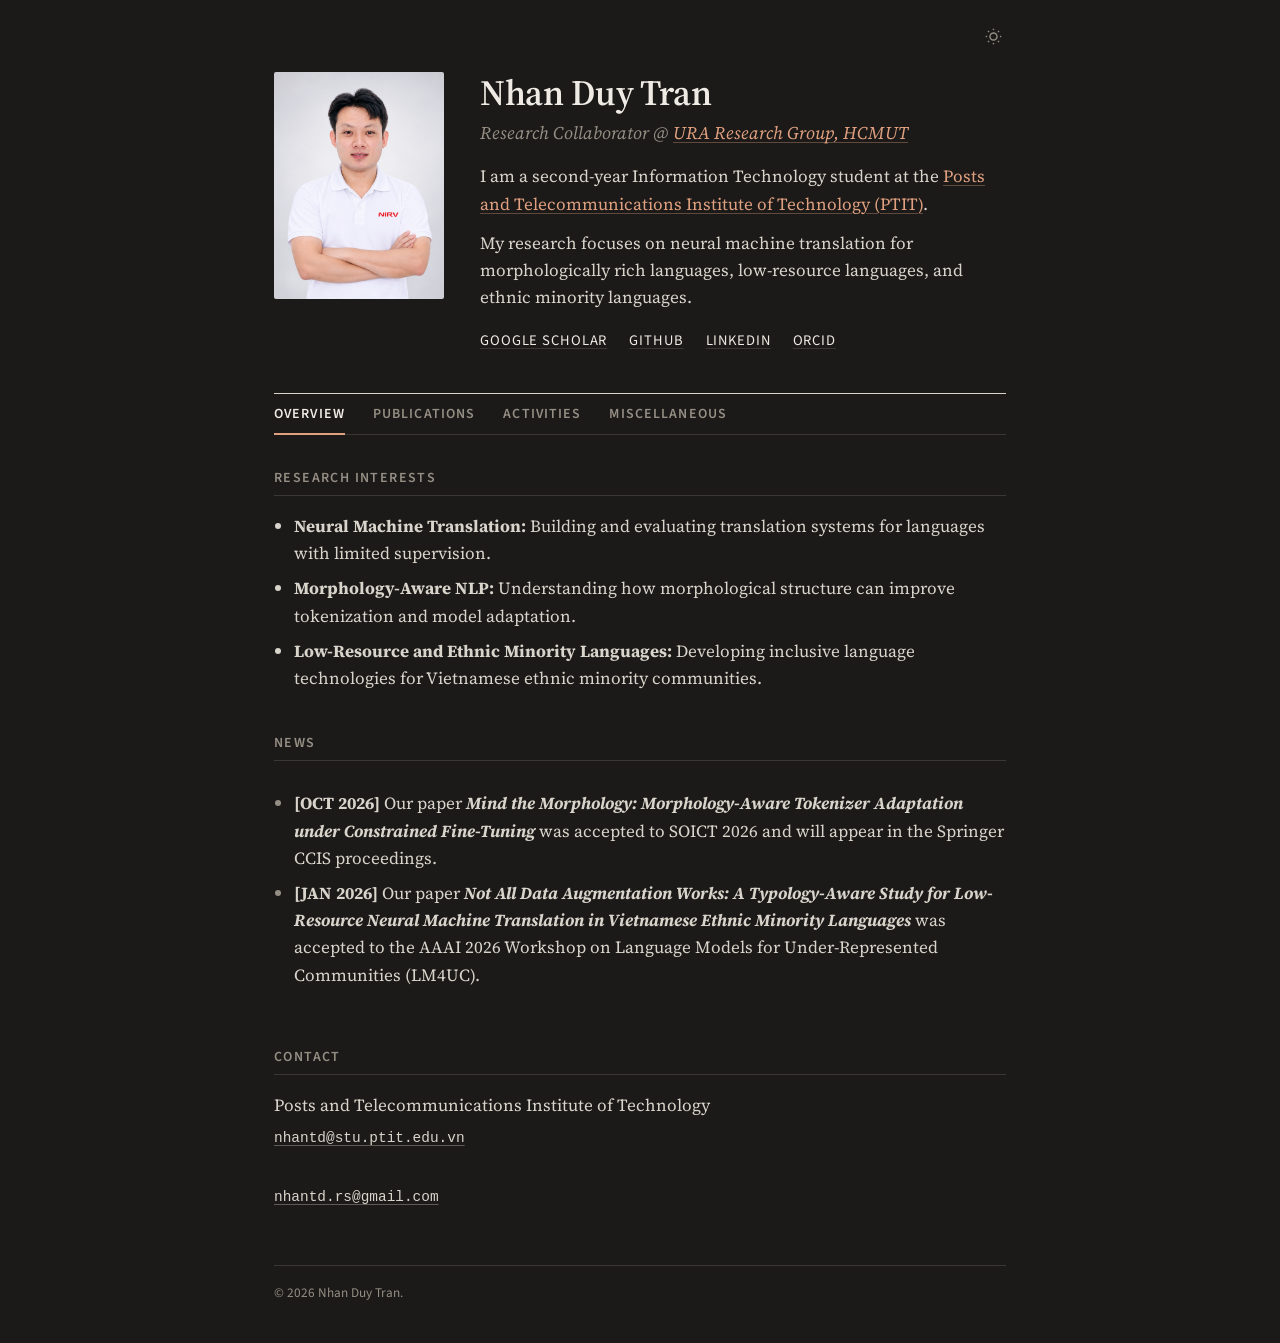
<file: index.html>
<!DOCTYPE html>
<html lang="en">
<head>
    <meta charset="UTF-8">
    <meta name="viewport" content="width=device-width, initial-scale=1.0">
    <title>Nhan Tran - Research Portfolio</title>
    <meta name="description" content="Nhan Tran is a second-year Information Technology student researching neural machine translation for morphologically rich and low-resource languages.">
    <meta name="keywords" content="Nhan Tran, Nhan Duy Tran, neural machine translation, morphology, low-resource languages, PTIT">
    <link rel="icon" href="favicon.svg" type="image/svg+xml" sizes="any">
    <link href="https://fonts.googleapis.com/css2?family=Source+Serif+4:ital,opsz,wght@0,8..60,400;0,8..60,600;1,8..60,400&family=Source+Sans+3:wght@400;600&display=swap" rel="stylesheet">
    <link rel="stylesheet" type="text/css" href="./stylesheet.css">
</head>
<body>
    <button onclick="topFunction()" id="backToTop" title="Go to top">
        <svg viewBox="0 0 24 24"><polyline points="18 15 12 9 6 15"></polyline></svg>
    </button>

    <div id="container">
        <button id="theme-toggle" title="Toggle dark mode" aria-label="Toggle dark mode">
            <svg id="sun-icon" style="display:none" width="20" height="20" fill="none" stroke="currentColor" stroke-width="2" viewBox="0 0 24 24"><circle cx="12" cy="12" r="5"></circle><line x1="12" y1="1" x2="12" y2="3"></line><line x1="12" y1="21" x2="12" y2="23"></line><line x1="4.22" y1="4.22" x2="5.64" y2="5.64"></line><line x1="18.36" y1="18.36" x2="19.78" y2="19.78"></line><line x1="1" y1="12" x2="3" y2="12"></line><line x1="21" y1="12" x2="23" y2="12"></line><line x1="4.22" y1="19.78" x2="5.64" y2="18.36"></line><line x1="18.36" y1="5.64" x2="19.78" y2="4.22"></line></svg>
            <svg id="moon-icon" width="20" height="20" fill="none" stroke="currentColor" stroke-width="2" viewBox="0 0 24 24"><path d="M21 12.79A9 9 0 1 1 11.21 3 7 7 0 0 0 21 12.79z"></path></svg>
        </button>
        <header class="profile-section">
            <div class="portrait-wrapper">
                <img src="./files/portrait-studio.png" alt="Nhan Tran" class="portrait">
            </div>
            <div class="bio-wrapper">
                <h1>Nhan Duy Tran</h1>
                <div class="role-tag">Research Collaborator @ <a href="https://ura.hcmut.edu.vn/" target="_blank" rel="noopener">URA Research Group, HCMUT</a></div>
                <p>I am a second-year Information Technology student at the <a href="https://ptit.edu.vn/" target="_blank" rel="noopener">Posts and Telecommunications Institute of Technology (PTIT)</a>.</p>
                <p>My research focuses on neural machine translation for morphologically rich languages, low-resource languages, and ethnic minority languages.</p>
                <div class="social-links">
                    <a href="https://scholar.google.com/citations?user=SgZL230AAAAJ&amp;hl=vi" target="_blank" rel="noopener">Google Scholar</a>
                    <a href="https://github.com/HeyDunaX" target="_blank" rel="noopener">GitHub</a>
                    <a href="https://www.linkedin.com/in/tranduynhan/" target="_blank" rel="noopener">LinkedIn</a>
                    <a href="https://orcid.org/0009-0001-0243-3550" target="_blank" rel="noopener">ORCID</a>
                </div>
            </div>
        </header>

        <nav class="tabs-nav">
            <button class="tab-btn active" onclick="openTab(event, 'research')">Overview</button>
            <button class="tab-btn" onclick="openTab(event, 'publications')">Publications</button>
            <button class="tab-btn" onclick="openTab(event, 'activities')">Activities</button>
            <button class="tab-btn" onclick="openTab(event, 'miscellaneous')">Miscellaneous</button>
        </nav>

        <div id="research" class="tab-content active">
            <section-title>Research Interests</section-title>
            <ul>
                <li><b>Neural Machine Translation:</b> Building and evaluating translation systems for languages with limited supervision.</li>
                <li><b>Morphology-Aware NLP:</b> Understanding how morphological structure can improve tokenization and model adaptation.</li>
                <li><b>Low-Resource and Ethnic Minority Languages:</b> Developing inclusive language technologies for Vietnamese ethnic minority communities.</li>
            </ul>

            <section-title>News</section-title>
            <div class="news-scroller at-top at-bottom">
                <ul class="news-list">
                    <!-- <li><b>[FEB 2027]</b> Our paper <strong><i>Cross-Layer Residual Rewiring and Latent Semantic Regularization for Endangered-Language Translation: A Case Study on Amis-Mandarin</i></strong> was accepted at The 10th Workshop on Technologies for Machine Translation of Low-Resource Languages (LoResMT 2027, co-located with Top-tier NLP Conference), published in the ACL Anthology.</li> -->
                    <li><b>[OCT 2026]</b> Our paper <strong><i>Mind the Morphology: Morphology-Aware Tokenizer Adaptation under Constrained Fine-Tuning</i></strong> was accepted to SOICT 2026 and will appear in the Springer CCIS proceedings.</li>
                    <li><b>[JAN 2026]</b> Our paper <strong><i>Not All Data Augmentation Works: A Typology-Aware Study for Low-Resource Neural Machine Translation in Vietnamese Ethnic Minority Languages</i></strong> was accepted to the AAAI 2026 Workshop on Language Models for Under-Represented Communities (LM4UC).</li>
                </ul>
            </div>

            <section-title>Contact</section-title>
            <p>Posts and Telecommunications Institute of Technology<br>
                <a class="email-tag" href="mailto:nhantd@stu.ptit.edu.vn">nhantd@stu.ptit.edu.vn</a><br>
                <a class="email-tag" href="mailto:nhantd.rs@gmail.com">nhantd.rs@gmail.com</a>
            </p>
        </div>

        <div id="publications" class="tab-content">
            <p style="font-size: 1rem; color: var(--text-light); margin-bottom: 20px;">* denotes equal contribution.</p>
            <span class="year-tag">2026</span>
            <div class="pub-card">
                <span class="pub-title">Mind the Morphology: Morphology-Aware Tokenizer Adaptation under Constrained Fine-Tuning</span>
                <span class="pub-venue">SOICT 2026 · Oral Presentation · Springer CCIS Proceedings</span><br>
                <span class="author-me">Nhan Tran</span>, Hung To and Hai Nguyen Thi Tuyet<br>
                [<a href="./proj/morphel.html">website</a>] [<a href="https://github.com/HeyDunaX/MorpheL" target="_blank" rel="noopener">code</a>]
            </div>
            <div class="pub-card">
                <span class="pub-title">Not All Data Augmentation Works: A Typology-Aware Study for Low-Resource Neural Machine Translation in Vietnamese Ethnic Minority Languages</span>
                <span class="pub-venue">AAAI 2026 Workshop · LM4UC</span><br>
                Long Nguyen, Dat T. Truong, <span class="author-me">Nhan D. Tran</span>, Quynh Vo, Quy Tran Nguyen and Tho Quan<br>
                [<a href="https://openreview.net/forum?id=XziOk4BTfv#discussion" target="_blank" rel="noopener">paper</a>]
            </div>
            <!-- <span class="year-tag">2027</span>
            <div class="pub-card">
                <span class="pub-title">Cross-Layer Residual Rewiring and Latent Semantic Regularization for Endangered-Language Translation: A Case Study on Amis-Mandarin</span>
                <span class="pub-venue">LoResMT 2027 · Co-located with Top-tier NLP Conference · ACL Anthology</span><br>
                Long Song Thien Nguyen, <span class="author-me">Nhan Tran</span>, Dat Truong, Tri Ho and Tho Quan
            </div> -->
        </div>

        <div id="activities" class="tab-content">
            <section-title>Open-Source Artifacts</section-title>
            <ul>
                <li><b>MorpheL:</b> A morphology-aware tokenizer adaptation method for multilingual models, with code and reproducibility artifacts released for the SOICT 2026 paper.<br>
                    [<a href="https://github.com/HeyDunaX/MorpheL" target="_blank" rel="noopener">GitHub</a>] [<a href="./proj/morphel.html">project website</a>]</li>
            </ul>

            <section-title>Honors &amp; Awards</section-title>
            <ul>
                <li><b>First Prize, Regional Round</b>, 31st National Youth Informatics Contest, Table D3 (2025), Center for Science, Technology and Young Talent Development.</li>
                <li><b>Encouragement Prize, National Final Round</b>, 31st National Youth Informatics Contest, Table D3 (2025), Central Youth Union.</li>
                <li><b>Second Prize</b>, 34th Ho Chi Minh City Youth Informatics Contest, Table D3 (2025), Ho Chi Minh City Youth Union.</li>
                <li><b>Second Prize</b>, Ho Chi Minh City Science and Engineering Fair, Software Systems category (2025), Department of Education and Training of Ho Chi Minh City.</li>
                <li><b>Bronze Medal</b>, 13th Ho Chi Minh City Design, Fabrication and Application Competition, Table A (2025), Ho Chi Minh City Youth Union.</li>
                <li><b>Bronze Medal</b>, 11th Ho Chi Minh City Design, Fabrication and Application Competition (2023), awarded in 2024 by the Ho Chi Minh City Youth Union.</li>
            </ul>
        </div>

        <div id="miscellaneous" class="tab-content">
            <section-title>Languages</section-title>
            <ul>
                <li><b>Vietnamese</b> and <b>English</b></li>
            </ul>

            <section-title>Beyond Research</section-title>
            <ul>
                <li><b>Vietnamese–Tày Machine Translation:</b> Co-developed a bilingual machine translation project with a friend to support the preservation of Vietnam's ethnic minority languages.</li>
                <li><b>NIRV Community:</b> Building a small community for people who want to work and learn together. <a href="https://nirv.id.vn/vi" target="_blank" rel="noopener">Visit the community</a>.</li>
            </ul>

            <section-title>Exploring Next</section-title>
            <ul>
                <li><b>Computer Vision:</b> Learning how computers perceive and understand visual objects.</li>
                <li><b>Current topics:</b> AI ethics, machine translation, and information retrieval.</li>
            </ul>
        </div>

        <footer>&copy; 2026 Nhan Duy Tran.</footer>
    </div>

    <script>
        function openTab(evt, tabName) {
            document.querySelectorAll('.tab-content').forEach(tab => {
                tab.style.display = 'none';
                tab.classList.remove('active');
            });
            document.querySelectorAll('.tab-btn').forEach(button => button.classList.remove('active'));
            document.getElementById(tabName).style.display = 'block';
            document.getElementById(tabName).classList.add('active');
            evt.currentTarget.classList.add('active');
            if (window.innerWidth < 768) {
                window.scrollTo({ top: document.querySelector('.tabs-nav').offsetTop - 10, behavior: 'smooth' });
            }
        }

        const backToTop = document.getElementById('backToTop');
        window.onscroll = () => {
            backToTop.style.display = document.documentElement.scrollTop > 0 ? 'block' : 'none';
        };
        function topFunction() {
            window.scrollTo({ top: 0, behavior: 'smooth' });
        }

        const newsScroller = document.querySelector('.news-scroller');
        function updateNewsFade() {
            if (!newsScroller) return;
            const isScrollable = newsScroller.scrollHeight > newsScroller.clientHeight + 1;
            newsScroller.classList.toggle('is-scrollable', isScrollable);
            newsScroller.classList.toggle('at-top', newsScroller.scrollTop <= 1);
            newsScroller.classList.toggle('at-bottom', newsScroller.scrollTop + newsScroller.clientHeight >= newsScroller.scrollHeight - 1);
        }
        newsScroller?.addEventListener('scroll', updateNewsFade, { passive: true });
        window.addEventListener('resize', updateNewsFade);
        updateNewsFade();

        const themeToggle = document.getElementById('theme-toggle');
        const sunIcon = document.getElementById('sun-icon');
        const moonIcon = document.getElementById('moon-icon');
        const savedTheme = localStorage.getItem('profile-theme');
        if (savedTheme !== 'light') document.documentElement.setAttribute('data-theme', 'dark');
        function updateThemeIcon() {
            const dark = document.documentElement.getAttribute('data-theme') === 'dark';
            sunIcon.style.display = dark ? 'block' : 'none';
            moonIcon.style.display = dark ? 'none' : 'block';
        }
        updateThemeIcon();
        themeToggle.addEventListener('click', () => {
            const dark = document.documentElement.getAttribute('data-theme') === 'dark';
            if (dark) {
                document.documentElement.removeAttribute('data-theme');
                localStorage.setItem('profile-theme', 'light');
            } else {
                document.documentElement.setAttribute('data-theme', 'dark');
                localStorage.setItem('profile-theme', 'dark');
            }
            updateThemeIcon();
        });
    </script>
</body>
</html>
</file>
<file: stylesheet.css>
:root {
  --primary: #8a2b1f;
  --primary-light: transparent;
  --text-main: #2b2926;
  --text-light: #77716a;
  --heading: #1a1816;
  --bg: #fbfaf7;
  --card-bg: #fbfaf7;
  --border-color: #dedad2;
  --rule-strong: #2b2926;
  --hiring-bg: #f4efe4;
  --hiring-border: #8a2b1f;
  --serif: "Source Serif 4", "Source Serif Pro", Georgia, "Times New Roman", "Songti SC", serif;
  --sans: "Source Sans 3", "Helvetica Neue", Arial, "PingFang SC", sans-serif;
  --mono: "SF Mono", Menlo, Consolas, monospace;
}

/* 夜间模式变量 */
[data-theme="dark"] {
  --primary: #e0a080;
  --text-main: #d9d4cb;
  --text-light: #958e84;
  --heading: #efebe4;
  --bg: #1b1a18;
  --card-bg: #1b1a18;
  --border-color: #3a3733;
  --rule-strong: #d9d4cb;
  --hiring-bg: #26231f;
  --hiring-border: #e0a080;
}

* {
  box-sizing: border-box;
}

html {
  font-size: 17px;
}

body {
  font-family: var(--serif);
  background-color: var(--bg);
  color: var(--text-main);
  line-height: 1.6;
  margin: 0;
  padding: 0;
  scroll-behavior: smooth;
  font-size: 1rem;
  -webkit-font-smoothing: antialiased;
}

a {
  color: var(--primary);
  text-decoration: underline;
  text-decoration-thickness: 1px;
  text-underline-offset: 0.18em;
  text-decoration-color: color-mix(in srgb, currentColor 35%, transparent);
}

a:hover {
  text-decoration-color: currentColor;
}

/* Container Layout */
#container {
  max-width: 780px;
  margin: 0 auto;
  padding: 72px 24px 40px;
  position: relative;
}

/* 主题切换按钮 */
#theme-toggle {
  position: absolute;
  top: 24px;
  right: 24px;
  background: none;
  border: none;
  color: var(--text-light);
  padding: 4px;
  cursor: pointer;
  display: flex;
  align-items: center;
  justify-content: center;
}

#theme-toggle svg {
  width: 17px;
  height: 17px;
}

#theme-toggle:hover {
  color: var(--heading);
}

/* Header / Bio */
.profile-section {
  display: flex;
  gap: 36px;
  align-items: flex-start;
  margin-bottom: 40px;
}

.portrait-wrapper {
  flex: 0 0 170px;
}

.portrait-placeholder {
  height: 170px;
  display: grid;
  place-items: center;
  background: var(--primary);
  color: var(--bg);
  font-family: var(--sans);
  font-size: 3rem;
  font-weight: 600;
  letter-spacing: 0.04em;
  border-radius: 2px;
}

.portrait {
  width: 100%;
  height: auto;
  display: block;
  border-radius: 2px;
}

.bio-wrapper {
  flex: 1;
}

h1 {
  font-size: 2.1rem;
  margin: 0 0 4px 0;
  color: var(--heading);
  font-weight: 600;
  letter-spacing: -0.01em;
  line-height: 1.2;
}

.role-tag {
  display: block;
  color: var(--text-light);
  font-style: italic;
  font-size: 1.05rem;
  margin-bottom: 16px;
}

.bio-wrapper p {
  margin: 0 0 12px 0;
}

.email-tag {
  font-family: var(--mono);
  font-size: 0.85rem;
  color: var(--text-main);
  display: block;
  margin: 8px 0 0 0;
}

.social-links {
  margin-top: 18px;
  display: flex;
  column-gap: 22px;
  row-gap: 6px;
  flex-wrap: wrap;
  font-family: var(--sans);
  font-size: 0.86rem;
  letter-spacing: 0.06em;
  text-transform: uppercase;
}

.social-links a {
  color: var(--heading);
  text-decoration-color: var(--border-color);
}

.social-links a:hover {
  color: var(--primary);
  text-decoration-color: currentColor;
}

/* Hiring Box */
.hiring-box {
  background: var(--hiring-bg);
  border-left: 2px solid var(--hiring-border);
  padding: 12px 16px;
  margin: 24px 0;
}

/* Tab Navigation */
.tabs-nav {
  display: flex;
  gap: 28px;
  border-top: 1px solid var(--rule-strong);
  border-bottom: 1px solid var(--border-color);
  margin-bottom: 32px;
  position: sticky;
  top: 0;
  background: var(--bg);
  z-index: 10;
}

.tab-btn {
  padding: 10px 0;
  cursor: pointer;
  border: none;
  background: none;
  font-family: var(--sans);
  font-size: 0.82rem;
  font-weight: 600;
  letter-spacing: 0.08em;
  text-transform: uppercase;
  color: var(--text-light);
  position: relative;
}

.tab-btn:hover {
  color: var(--heading);
}

.tab-btn.active {
  color: var(--heading);
}

.tab-btn.active::after {
  content: '';
  position: absolute;
  bottom: -1px;
  left: 0;
  right: 0;
  height: 2px;
  background: var(--primary);
}

/* Tab Content Control */
.tab-content {
  display: none;
}

.tab-content.active {
  display: block;
}

/* Content styles */
section-title {
  display: block;
  font-family: var(--sans);
  font-size: 0.82rem;
  font-weight: 600;
  letter-spacing: 0.1em;
  text-transform: uppercase;
  color: var(--text-light);
  margin: 40px 0 12px 0;
  padding-bottom: 6px;
  border-bottom: 1px solid var(--border-color);
}

section-title:first-of-type {
  margin-top: 0;
}

.year-tag {
  font-family: var(--sans);
  font-weight: 600;
  font-size: 0.9rem;
  letter-spacing: 0.04em;
  color: var(--text-light);
  margin: 32px 0 6px 0;
  padding-bottom: 4px;
  border-bottom: 1px solid var(--border-color);
  display: block;
}

.pub-card {
  padding: 12px 0;
  font-size: 0.95rem;
}

.pub-title {
  display: block;
  font-weight: 600;
  color: var(--heading);
  font-size: 1.04rem;
  line-height: 1.4;
}

.pub-venue {
  display: inline-block;
  font-style: italic;
  color: var(--text-main);
  margin: 2px 0;
}

.author-me {
  font-weight: 600;
  color: var(--primary);
  background: color-mix(in srgb, var(--primary) 12%, transparent);
  border-radius: 3px;
  padding: 1px 4px;
  box-decoration-break: clone;
  -webkit-box-decoration-break: clone;
}

.lang-info {
  font-family: var(--sans);
  font-size: 0.8rem;
  color: var(--text-light);
  margin-top: 4px;
  display: block;
}

ul {
  padding-left: 1.2em;
}

li {
  margin-bottom: 8px;
}

.news-list li::marker {
  color: var(--text-light);
}

.news-scroller {
  position: relative;
  width: 100%;
  max-height: 16rem;
  overflow-y: auto;
  scroll-behavior: smooth;
  scrollbar-width: none;
  -ms-overflow-style: none;
}

.news-scroller::-webkit-scrollbar {
  display: none;
}

.news-scroller::before,
.news-scroller::after {
  content: '';
  position: absolute;
  left: 0;
  right: 0;
  height: 24px;
  z-index: 1;
  pointer-events: none;
  opacity: 0;
  transition: opacity 180ms ease;
}

.news-scroller::before {
  top: 0;
  background: linear-gradient(to bottom, var(--bg), color-mix(in srgb, var(--bg) 0%, transparent));
}

.news-scroller::after {
  bottom: 0;
  background: linear-gradient(to top, var(--bg), color-mix(in srgb, var(--bg) 0%, transparent));
}

.news-scroller.is-scrollable:not(.at-top)::before,
.news-scroller.is-scrollable:not(.at-bottom)::after {
  opacity: 0.9;
}

.empty-state {
  color: var(--text-light);
  font-style: italic;
}

/* 回到顶部按钮 */
#backToTop {
  display: none;
  position: fixed;
  bottom: 24px;
  right: 24px;
  z-index: 99;
  border: 1px solid var(--border-color);
  outline: none;
  background: var(--bg);
  color: var(--text-light);
  cursor: pointer;
  width: 36px;
  height: 36px;
  padding: 0;
  border-radius: 50%;
}

#backToTop:hover {
  color: var(--heading);
  border-color: var(--text-light);
}

#backToTop svg {
  width: 16px;
  height: 16px;
  display: block;
  margin: auto;
  fill: none;
  stroke: currentColor;
  stroke-width: 2;
  stroke-linecap: round;
  stroke-linejoin: round;
}

/* Footer */
footer {
  margin-top: 56px;
  padding-top: 16px;
  border-top: 1px solid var(--border-color);
  font-family: var(--sans);
  font-size: 0.78rem;
  color: var(--text-light);
}

/* Responsive */
@media (max-width: 640px) {
  html {
    font-size: 16px;
  }

  #container {
    padding: 56px 16px 32px;
  }

  #theme-toggle {
    top: 16px;
    right: 12px;
  }

  .profile-section {
    flex-direction: column;
    gap: 20px;
    margin-bottom: 32px;
  }

  .portrait-wrapper {
    flex: 0 0 auto;
    width: 130px;
  }

  .role-tag {
    font-size: 0.95rem;
    line-height: 1.45;
  }

  .bio-wrapper p {
    font-size: 0.96rem;
  }

  .email-tag {
    font-size: 0.76rem;
    overflow-wrap: anywhere;
  }

  .social-links {
    column-gap: 14px;
    font-size: 0.76rem;
  }

  h1 {
    font-size: 1.8rem;
  }

  .tabs-nav {
    gap: 0;
    justify-content: space-between;
    margin-bottom: 24px;
  }

  .tab-btn {
    font-size: 0.74rem;
    letter-spacing: 0.05em;
  }

  #backToTop {
    bottom: 16px;
    right: 16px;
  }
}
</file>
